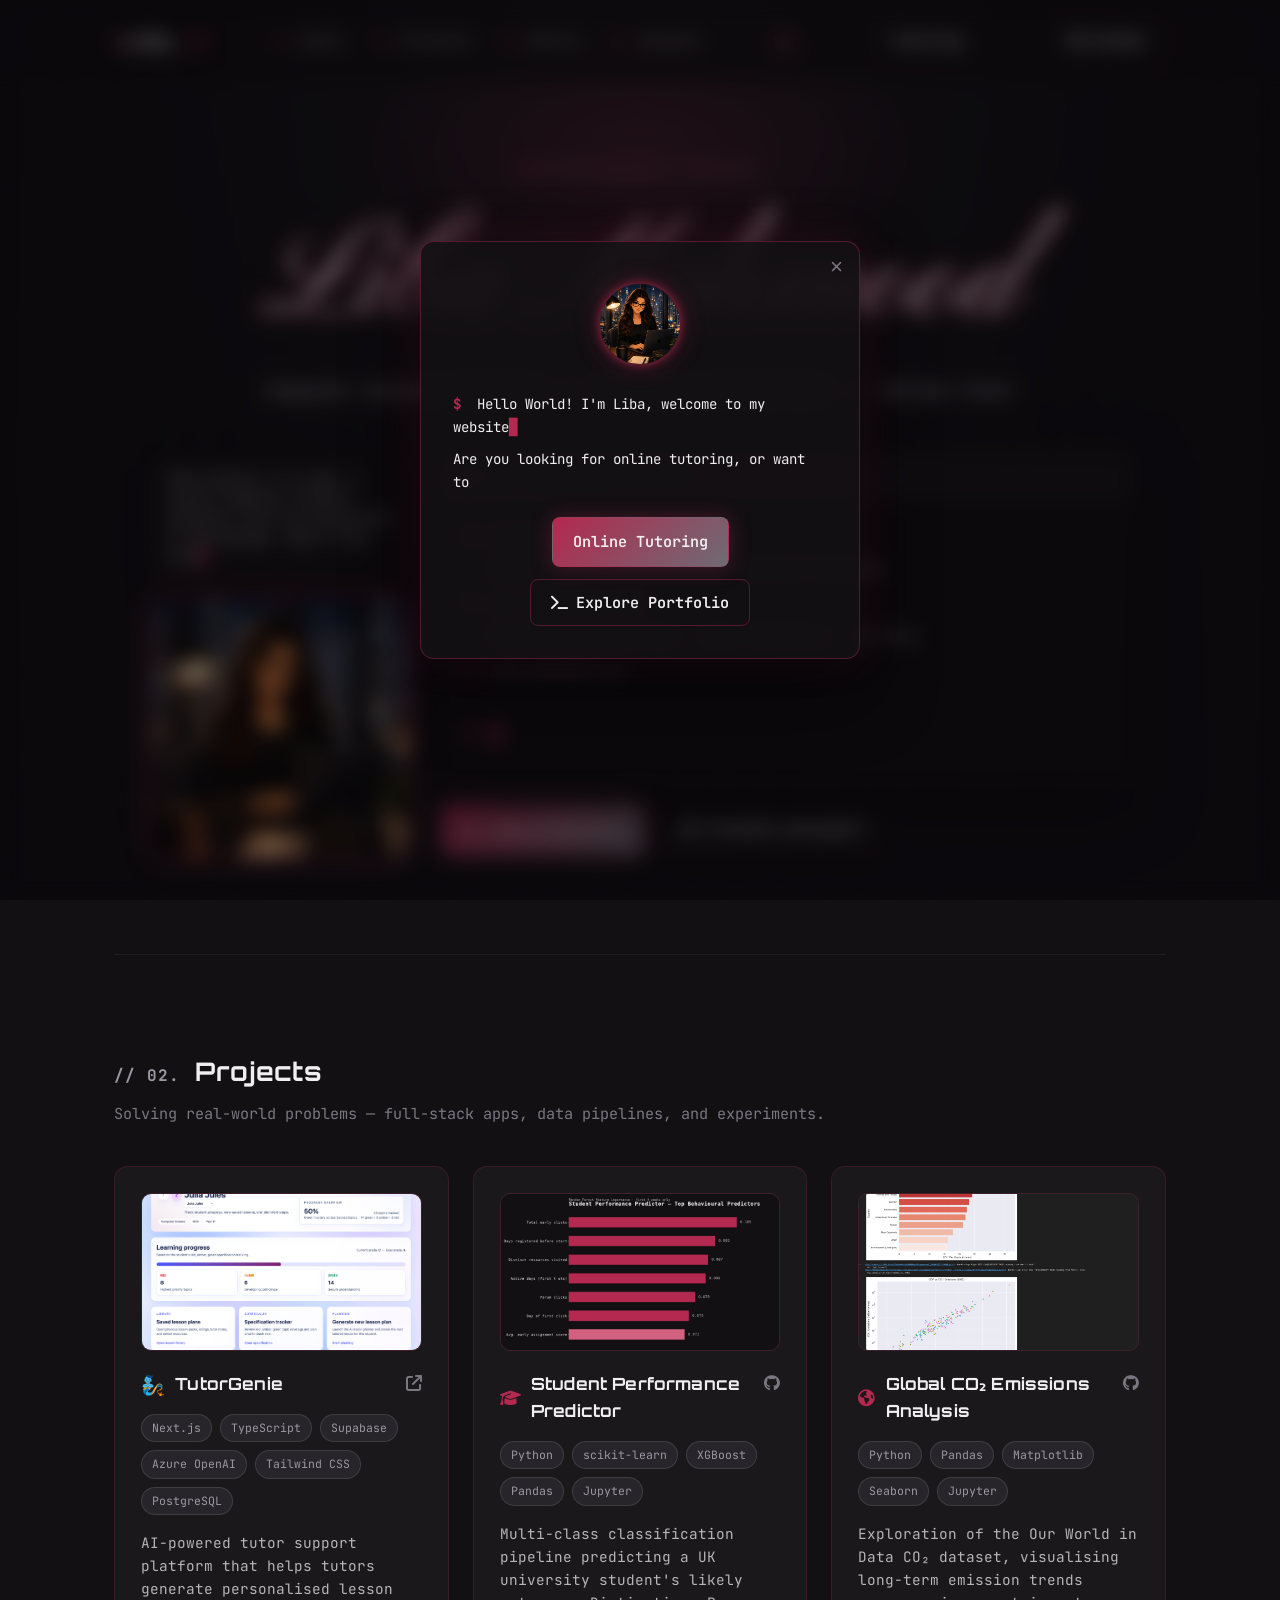
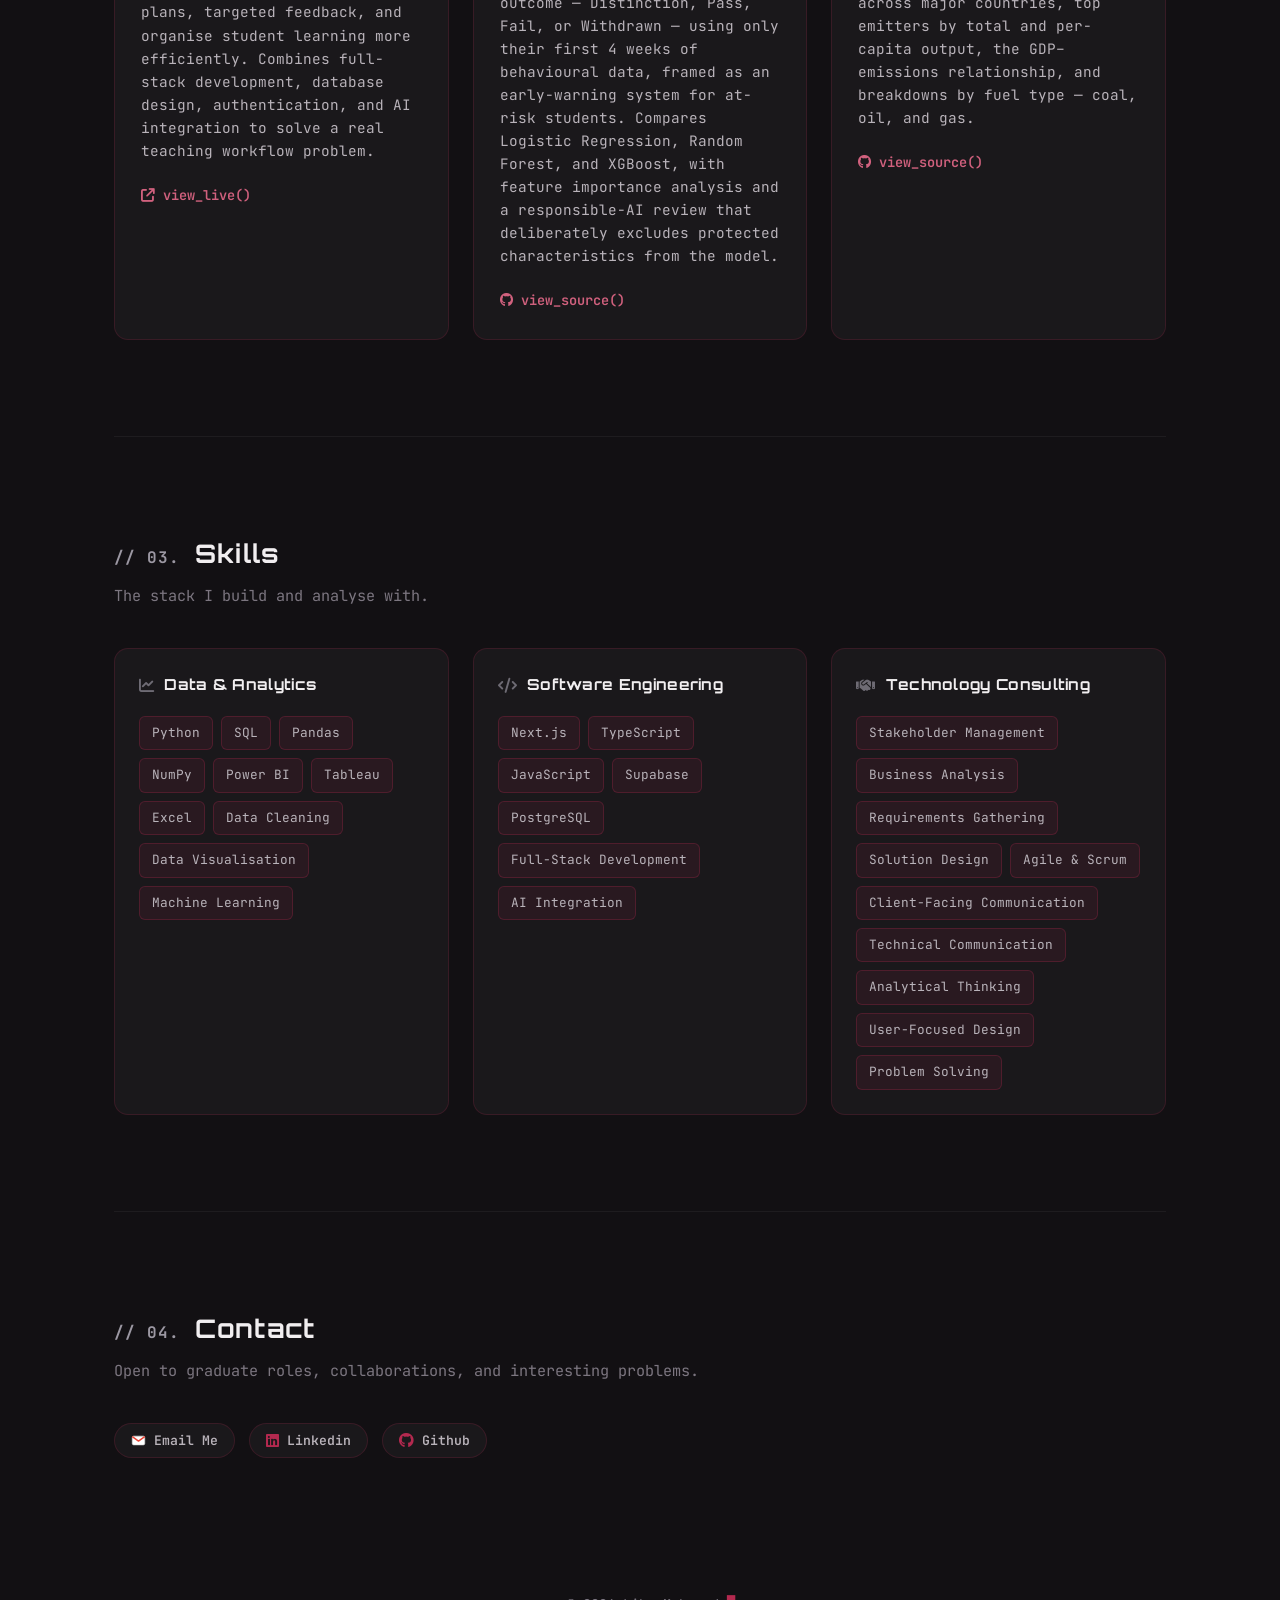
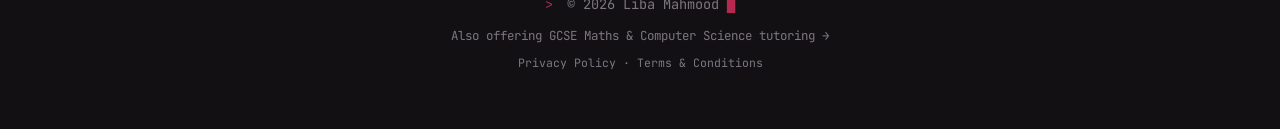
<file: index.html>
<!DOCTYPE html>
<html lang="en" data-theme="dark">
<head>
  <meta charset="UTF-8" />
  <meta name="viewport" content="width=device-width, initial-scale=1.0" />
  <title>Liba Mahmood | Computer Science &amp; Software Engineering</title>
  <meta name="description" content="Liba Mahmood — Computer Science Graduate, Technology Consultant &amp; Data Analyst. Portfolio of projects, skills, and contact." />
  <link rel="canonical" href="https://byliba.co/" />

  <meta property="og:type" content="website" />
  <meta property="og:site_name" content="Liba Mahmood" />
  <meta property="og:title" content="Liba Mahmood | Computer Science & Software Engineering" />
  <meta property="og:description" content="Computer Science Graduate, Technology Consultant & Data Analyst. Portfolio of projects, skills, and contact." />
  <meta property="og:url" content="https://byliba.co/" />
  <meta property="og:image" content="https://byliba.co/images/profile2.jpg" />
  <meta name="twitter:card" content="summary_large_image" />
  <meta name="twitter:title" content="Liba Mahmood | Computer Science & Software Engineering" />
  <meta name="twitter:description" content="Computer Science Graduate, Technology Consultant & Data Analyst. Portfolio of projects, skills, and contact." />
  <meta name="twitter:image" content="https://byliba.co/images/profile2.jpg" />

  <link rel="preconnect" href="https://fonts.googleapis.com">
  <link rel="preconnect" href="https://fonts.gstatic.com" crossorigin>
  <link href="https://fonts.googleapis.com/css2?family=Orbitron:wght@500;700;900&family=JetBrains+Mono:wght@400;500;600;700&family=Pinyon+Script&display=swap" rel="stylesheet" />
  <link rel="stylesheet" href="https://cdnjs.cloudflare.com/ajax/libs/font-awesome/6.4.0/css/all.min.css" />
  <link rel="stylesheet" href="styles.css?v=2" />
  <link rel="icon" href="/favicon.ico?v=3" type="image/x-icon" />
  <link rel="icon" href="/images/favicon-rose.svg?v=3" type="image/svg+xml" />
</head>
<body>

  <div class="welcome-modal" id="welcome-modal">
    <div class="welcome-modal-card">
      <button class="welcome-modal-close" id="welcome-modal-close" aria-label="Close">&times;</button>
      <img src="/images/profile2.jpg" alt="Liba Mahmood" class="welcome-modal-photo" />
      <div class="welcome-modal-text" id="welcome-modal-text">
        <p><span class="prompt">$</span> <span class="type-line" data-line="Hello World! I'm Liba, welcome to my website"></span><span class="cursor-blink">&#9608;</span></p>
        <p><span class="type-line" data-line="Are you looking for online tutoring, or want to explore my portfolio?"></span></p>
      </div>
      <div class="welcome-modal-actions">
        <a href="/tutoring/" class="btn-solid">Online Tutoring</a>
        <button class="btn-ghost" id="welcome-modal-portfolio" type="button"><i class="fas fa-terminal"></i> Explore Portfolio</button>
      </div>
    </div>
  </div>

  <canvas id="matrix-rain" aria-hidden="true"></canvas>
  <div class="scanlines" aria-hidden="true"></div>
  <div class="vignette" aria-hidden="true"></div>

  <header>
    <div class="header-inner">
      <a href="/tutoring/" class="logo" title="Switch to tutoring site">
        <span class="logo-bracket">&lt;</span>Liba<span class="logo-cursor">_</span><span class="logo-bracket">/&gt;</span>
      </a>

      <nav>
        <a href="#about" class="nav-link"><span class="nav-index">01.</span>About</a>
        <a href="#projects" class="nav-link"><span class="nav-index">02.</span>Projects</a>
        <a href="#skills" class="nav-link"><span class="nav-index">03.</span>Skills</a>
        <a href="#contact" class="nav-link"><span class="nav-index">04.</span>Contact</a>
      </nav>

      <button class="theme-toggle" id="theme-toggle" type="button" aria-label="Switch to light theme" aria-pressed="false">
        <i class="fas fa-moon" aria-hidden="true"></i>
      </button>

      <a class="btn-ghost header-cta header-cta--tutoring" href="/tutoring/">
        <span>Tutoring</span>
      </a>

      <a class="btn-ghost header-cta" href="https://github.com/Liba4M" target="_blank" rel="noopener">
        <i class="fab fa-github"></i> <span>GitHub</span>
      </a>
    </div>
  </header>

  <main id="top">
    <!-- ===== HERO / ABOUT ===== -->
    <section class="hero" id="about">
      <div class="hero-glow" aria-hidden="true"></div>

      <p class="eyebrow"><span class="dot"></span> SYSTEM ONLINE // WELCOME</p>

      <h1 class="glitch-heading cursive-name" data-text="Liba Mahmood">Liba Mahmood</h1>
      <h2 class="hero-subtitle">
        Computer Science Graduate <span class="sep">::</span> Technology Consultant <span class="sep">::</span> Online Tutor
      </h2>

      <div class="hero-row">
        <div class="hero-photo-wrap">
          <div class="speech-bubble">
            <p><span class="type-line" data-line="Hello World! I'm Liba: a recent Computer Science Graduate from the University of Birmingham. Apart from programming, I'm an Online Tutor with over 20 five-star reviews! On the side, I also enjoy oil painting and travelling."></span><span class="cursor-blink">&#9608;</span></p>
          </div>
          <div class="photo-frame">
            <div class="photo-fallback">
              <i class="fas fa-user-astronaut" aria-hidden="true"></i>
              <span>images/profile2.jpg</span>
            </div>
            <img id="profile-photo" src="/images/profile2.jpg" alt="Liba Mahmood" />
            <span class="frame-tag">// liba.exe</span>
          </div>
        </div>

        <div class="hero-terminal-col">
          <div class="terminal-window hero-terminal">
            <div class="terminal-titlebar">
              <span class="dot-group">
                <span class="tdot tdot-pink"></span>
                <span class="tdot tdot-violet"></span>
                <span class="tdot tdot-mute"></span>
              </span>
              <span class="terminal-title">liba@portfolio: ~ — zsh</span>
            </div>
            <div class="terminal-body" id="typed-terminal">
              <p><span class="prompt">$</span> whoami</p>
              <p class="type-line" data-line="Liba Mahmood — BSc Computer Science Graduate"></p>
              <p><span class="prompt">$</span> cat interests.txt</p>
              <p class="type-line" data-line="Technology Consulting · Data Analytics · AI Engineering · Cybersecurity"></p>
              <p><span class="prompt">$</span> cat mission.txt</p>
              <p class="type-line" data-line="Turning complex information into clear insight, and ideas into real-world solutions."></p>
              <p><span class="prompt">$</span> <span class="cursor-blink">&#9608;</span></p>
            </div>
          </div>

          <div class="hero-actions">
            <a href="#projects" class="btn-solid"><i class="fas fa-terminal"></i> view_projects()</a>
            <a href="#contact" class="btn-ghost"><i class="fas fa-satellite-dish"></i> transmit_message()</a>
          </div>
        </div>
      </div>
    </section>

    <!-- ===== PROJECTS ===== -->
    <section id="projects">
      <h2 class="section-heading"><span class="heading-index">// 02.</span> Projects</h2>
      <p class="section-sub">Solving real-world problems — full-stack apps, data pipelines, and experiments.</p>

      <div class="project-grid">

        <article class="project-card">
          <div class="project-media">
            <div class="project-media-fallback">
              <i class="fas fa-photo-film" aria-hidden="true"></i>
              <span>images/projects/tutorgenie.jpg</span>
            </div>
            <img class="project-media-img" src="/images/projects/tutorgenie.jpg" alt="TutorGenie preview" loading="lazy" />
          </div>
          <div class="project-card-top">
            <h3><span class="emoji-icon" aria-hidden="true">🧞</span> TutorGenie</h3>
            <a href="https://tutorgenie.vercel.app/" target="_blank" rel="noopener" class="card-icon-link" aria-label="View TutorGenie live site">
              <i class="fas fa-arrow-up-right-from-square"></i>
            </a>
          </div>
          <div class="tag-row">
            <span class="tag">Next.js</span>
            <span class="tag">TypeScript</span>
            <span class="tag">Supabase</span>
            <span class="tag">Azure OpenAI</span>
            <span class="tag">Tailwind CSS</span>
            <span class="tag">PostgreSQL</span>
          </div>
          <p class="project-desc">
            AI-powered tutor support platform that helps tutors generate personalised lesson plans, targeted feedback, and organise student learning more efficiently. Combines full-stack development, database design, authentication, and AI integration to solve a real teaching workflow problem.
          </p>
          <a class="project-link" href="https://tutorgenie.vercel.app/" target="_blank" rel="noopener">
            <i class="fas fa-arrow-up-right-from-square"></i> view_live()
          </a>
        </article>

        <article class="project-card">
          <div class="project-media">
            <div class="project-media-fallback">
              <i class="fas fa-photo-film" aria-hidden="true"></i>
              <span>images/projects/student-performance-predictor.jpg</span>
            </div>
            <img class="project-media-img" src="/images/projects/student-performance-predictor.jpg" alt="Student Performance Predictor preview" loading="lazy" />
          </div>
          <div class="project-card-top">
            <h3><i class="fas fa-graduation-cap"></i> Student Performance Predictor</h3>
            <a href="https://github.com/Liba4M/student-performance-predictor" target="_blank" rel="noopener" class="card-icon-link" aria-label="View source on GitHub">
              <i class="fab fa-github"></i>
            </a>
          </div>
          <div class="tag-row">
            <span class="tag">Python</span>
            <span class="tag">scikit-learn</span>
            <span class="tag">XGBoost</span>
            <span class="tag">Pandas</span>
            <span class="tag">Jupyter</span>
          </div>
          <p class="project-desc">
            Multi-class classification pipeline predicting a UK university student's likely outcome — Distinction, Pass, Fail, or Withdrawn — using only their first 4 weeks of behavioural data, framed as an early-warning system for at-risk students. Compares Logistic Regression, Random Forest, and XGBoost, with feature importance analysis and a responsible-AI review that deliberately excludes protected characteristics from the model.
          </p>
          <a class="project-link" href="https://github.com/Liba4M/student-performance-predictor" target="_blank" rel="noopener">
            <i class="fab fa-github"></i> view_source()
          </a>
        </article>

        <article class="project-card">
          <div class="project-media">
            <div class="project-media-fallback">
              <i class="fas fa-photo-film" aria-hidden="true"></i>
              <span>images/projects/co2-emissions.jpg</span>
            </div>
            <img class="project-media-img" src="/images/projects/co2-emissions.jpg" alt="Global CO2 Emissions Analysis preview" loading="lazy" />
          </div>
          <div class="project-card-top">
            <h3><i class="fas fa-earth-americas"></i> Global CO&#8322; Emissions Analysis</h3>
            <a href="https://github.com/Liba4M/co2-emissions-visualisation" target="_blank" rel="noopener" class="card-icon-link" aria-label="View source on GitHub">
              <i class="fab fa-github"></i>
            </a>
          </div>
          <div class="tag-row">
            <span class="tag">Python</span>
            <span class="tag">Pandas</span>
            <span class="tag">Matplotlib</span>
            <span class="tag">Seaborn</span>
            <span class="tag">Jupyter</span>
          </div>
          <p class="project-desc">
            Exploration of the Our World in Data CO&#8322; dataset, visualising long-term emission trends across major countries, top emitters by total and per-capita output, the GDP–emissions relationship, and breakdowns by fuel type — coal, oil, and gas.
          </p>
          <a class="project-link" href="https://github.com/Liba4M/co2-emissions-visualisation" target="_blank" rel="noopener">
            <i class="fab fa-github"></i> view_source()
          </a>
        </article>

      </div>
    </section>

    <!-- ===== SKILLS ===== -->
    <section id="skills">
      <h2 class="section-heading"><span class="heading-index">// 03.</span> Skills</h2>
      <p class="section-sub">The stack I build and analyse with.</p>

      <div class="skills-grid">
        <div class="skill-block">
          <h3 class="skill-block-title"><i class="fas fa-chart-line"></i> Data &amp; Analytics</h3>
          <ul class="skill-tags">
            <li>Python</li>
            <li>SQL</li>
            <li>Pandas</li>
            <li>NumPy</li>
            <li>Power BI</li>
            <li>Tableau</li>
            <li>Excel</li>
            <li>Data Cleaning</li>
            <li>Data Visualisation</li>
            <li>Machine Learning</li>
          </ul>
        </div>

        <div class="skill-block">
          <h3 class="skill-block-title"><i class="fas fa-code"></i> Software Engineering</h3>
          <ul class="skill-tags">
            <li>Next.js</li>
            <li>TypeScript</li>
            <li>JavaScript</li>
            <li>Supabase</li>
            <li>PostgreSQL</li>
            <li>Full-Stack Development</li>
            <li>AI Integration</li>
          </ul>
        </div>

        <div class="skill-block">
          <h3 class="skill-block-title"><i class="fas fa-handshake"></i> Technology Consulting</h3>
          <ul class="skill-tags">
            <li>Stakeholder Management</li>
            <li>Business Analysis</li>
            <li>Requirements Gathering</li>
            <li>Solution Design</li>
            <li>Agile &amp; Scrum</li>
            <li>Client-Facing Communication</li>
            <li>Technical Communication</li>
            <li>Analytical Thinking</li>
            <li>User-Focused Design</li>
            <li>Problem Solving</li>
          </ul>
        </div>
      </div>
    </section>

    <!-- ===== CONTACT ===== -->
    <section id="contact">
      <h2 class="section-heading"><span class="heading-index">// 04.</span> Contact</h2>
      <p class="section-sub">Open to graduate roles, collaborations, and interesting problems.</p>

      <div class="contact-grid">
        <a class="contact-card" href="https://mail.google.com/mail/?view=cm&fs=1&to=libam1714@gmail.com&su=Portfolio%20Enquiry" target="_blank" rel="noopener">
          <svg class="icon-gmail" viewBox="0 0 24 24" aria-hidden="true">
            <rect x="2" y="5" width="20" height="14" rx="2.2" fill="#fff" stroke="#d8d8d8" stroke-width="1"/>
            <path d="M2.6 6.3 12 13 21.4 6.3" fill="none" stroke="#EA4335" stroke-width="2.3" stroke-linecap="round" stroke-linejoin="round"/>
          </svg>
          <span>Email Me</span>
        </a>
        <a class="contact-card" href="https://www.linkedin.com/in/liba-mahmood" target="_blank" rel="noopener">
          <i class="fab fa-linkedin"></i>
          <span>Linkedin</span>
        </a>
        <a class="contact-card" href="https://github.com/Liba4M" target="_blank" rel="noopener">
          <i class="fab fa-github"></i>
          <span>Github</span>
        </a>
      </div>
    </section>
  </main>

  <footer>
    <p><span class="prompt">&gt;</span> © 2026 Liba Mahmood <span class="cursor-blink">&#9608;</span></p>
    <p class="footer-sub"><a href="/tutoring/">Also offering GCSE Maths &amp; Computer Science tutoring →</a></p>
    <p class="footer-legal-links"><a href="/privacy/">Privacy Policy</a> · <a href="/terms/">Terms &amp; Conditions</a></p>
  </footer>

  <script src="scripts.js?v=2"></script>
</body>
</html>
</file>
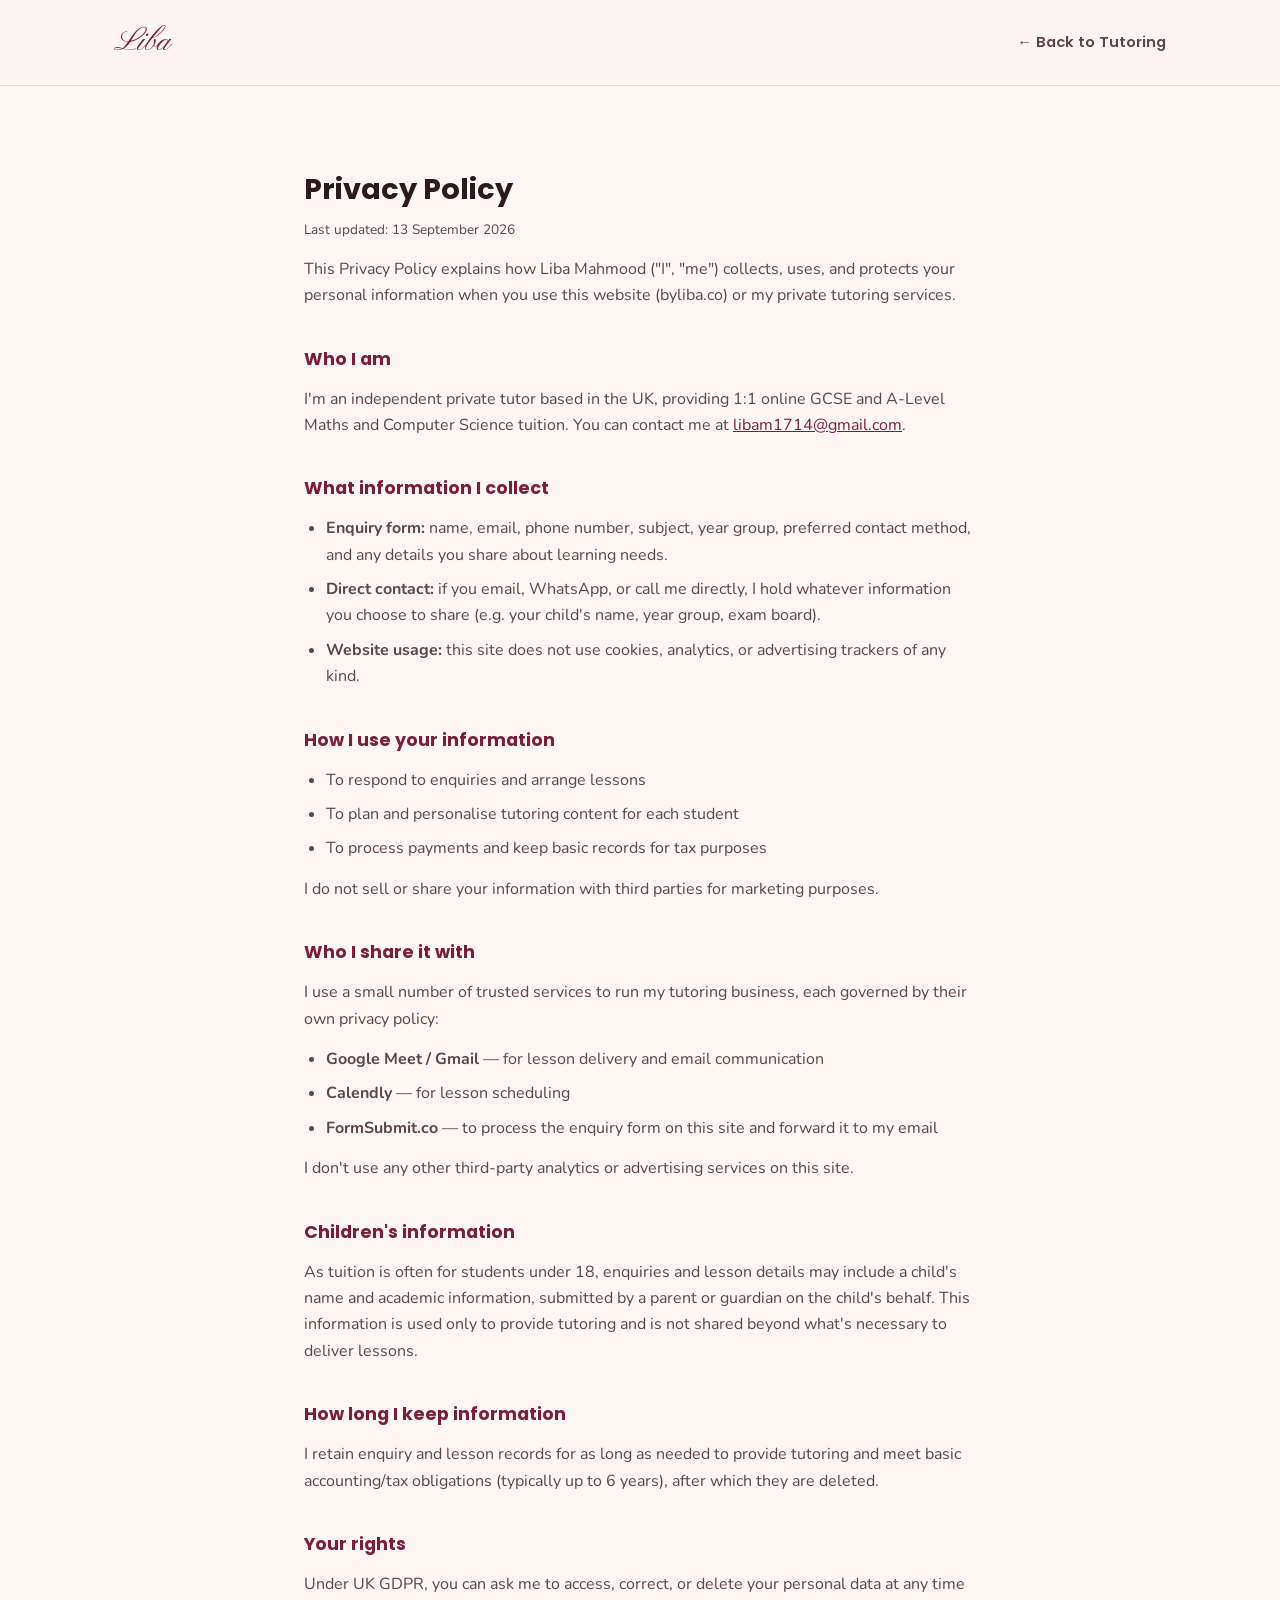
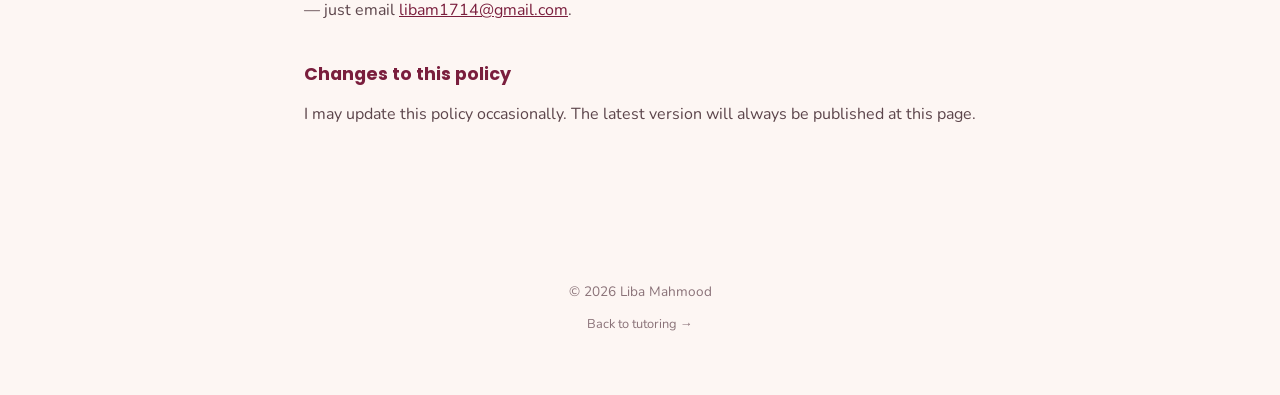
<file: privacy/index.html>
<!DOCTYPE html>
<html lang="en">
<head>
  <meta charset="UTF-8" />
  <meta name="viewport" content="width=device-width, initial-scale=1.0" />
  <title>Privacy Policy | Liba Mahmood</title>
  <meta name="description" content="Privacy Policy for byliba.co and Liba Mahmood's private tutoring services." />
  <meta name="robots" content="noindex, follow" />
  <link rel="canonical" href="https://byliba.co/privacy/" />

  <link rel="preconnect" href="https://fonts.googleapis.com">
  <link rel="preconnect" href="https://fonts.gstatic.com" crossorigin>
  <link href="https://fonts.googleapis.com/css2?family=Pinyon+Script&family=Poppins:wght@500;600;700&family=Nunito:wght@400;500;600;700&display=swap" rel="stylesheet" />
  <link rel="stylesheet" href="https://cdnjs.cloudflare.com/ajax/libs/font-awesome/6.4.0/css/all.min.css" />
  <link rel="stylesheet" href="/tutoring/styles.css?v=2" />
  <link rel="icon" href="/favicon.ico?v=3" type="image/x-icon" />
  <link rel="icon" href="/images/favicon-rose.svg?v=3" type="image/svg+xml" />
</head>
<body>

  <header>
    <div class="header-inner">
      <a href="/" class="logo" title="Back to tech portfolio">Liba</a>
      <a href="/tutoring/" class="nav-link legal-back-link">← Back to Tutoring</a>
    </div>
  </header>

  <main id="top">
    <section class="legal-page">
      <h1 class="section-heading">Privacy Policy</h1>
      <p class="legal-updated">Last updated: 13 September 2026</p>

      <p>This Privacy Policy explains how Liba Mahmood ("I", "me") collects, uses, and protects your personal information when you use this website (byliba.co) or my private tutoring services.</p>

      <h2>Who I am</h2>
      <p>I'm an independent private tutor based in the UK, providing 1:1 online GCSE and A-Level Maths and Computer Science tuition. You can contact me at <a href="mailto:libam1714@gmail.com">libam1714@gmail.com</a>.</p>

      <h2>What information I collect</h2>
      <ul>
        <li><strong>Enquiry form:</strong> name, email, phone number, subject, year group, preferred contact method, and any details you share about learning needs.</li>
        <li><strong>Direct contact:</strong> if you email, WhatsApp, or call me directly, I hold whatever information you choose to share (e.g. your child's name, year group, exam board).</li>
        <li><strong>Website usage:</strong> this site does not use cookies, analytics, or advertising trackers of any kind.</li>
      </ul>

      <h2>How I use your information</h2>
      <ul>
        <li>To respond to enquiries and arrange lessons</li>
        <li>To plan and personalise tutoring content for each student</li>
        <li>To process payments and keep basic records for tax purposes</li>
      </ul>
      <p>I do not sell or share your information with third parties for marketing purposes.</p>

      <h2>Who I share it with</h2>
      <p>I use a small number of trusted services to run my tutoring business, each governed by their own privacy policy:</p>
      <ul>
        <li><strong>Google Meet / Gmail</strong> — for lesson delivery and email communication</li>
        <li><strong>Calendly</strong> — for lesson scheduling</li>
        <li><strong>FormSubmit.co</strong> — to process the enquiry form on this site and forward it to my email</li>
      </ul>
      <p>I don't use any other third-party analytics or advertising services on this site.</p>

      <h2>Children's information</h2>
      <p>As tuition is often for students under 18, enquiries and lesson details may include a child's name and academic information, submitted by a parent or guardian on the child's behalf. This information is used only to provide tutoring and is not shared beyond what's necessary to deliver lessons.</p>

      <h2>How long I keep information</h2>
      <p>I retain enquiry and lesson records for as long as needed to provide tutoring and meet basic accounting/tax obligations (typically up to 6 years), after which they are deleted.</p>

      <h2>Your rights</h2>
      <p>Under UK GDPR, you can ask me to access, correct, or delete your personal data at any time — just email <a href="mailto:libam1714@gmail.com">libam1714@gmail.com</a>.</p>

      <h2>Changes to this policy</h2>
      <p>I may update this policy occasionally. The latest version will always be published at this page.</p>
    </section>
  </main>

  <footer>
    <p>© 2026 Liba Mahmood</p>
    <p class="footer-sub"><a href="/tutoring/">Back to tutoring →</a></p>
  </footer>

</body>
</html>
</file>
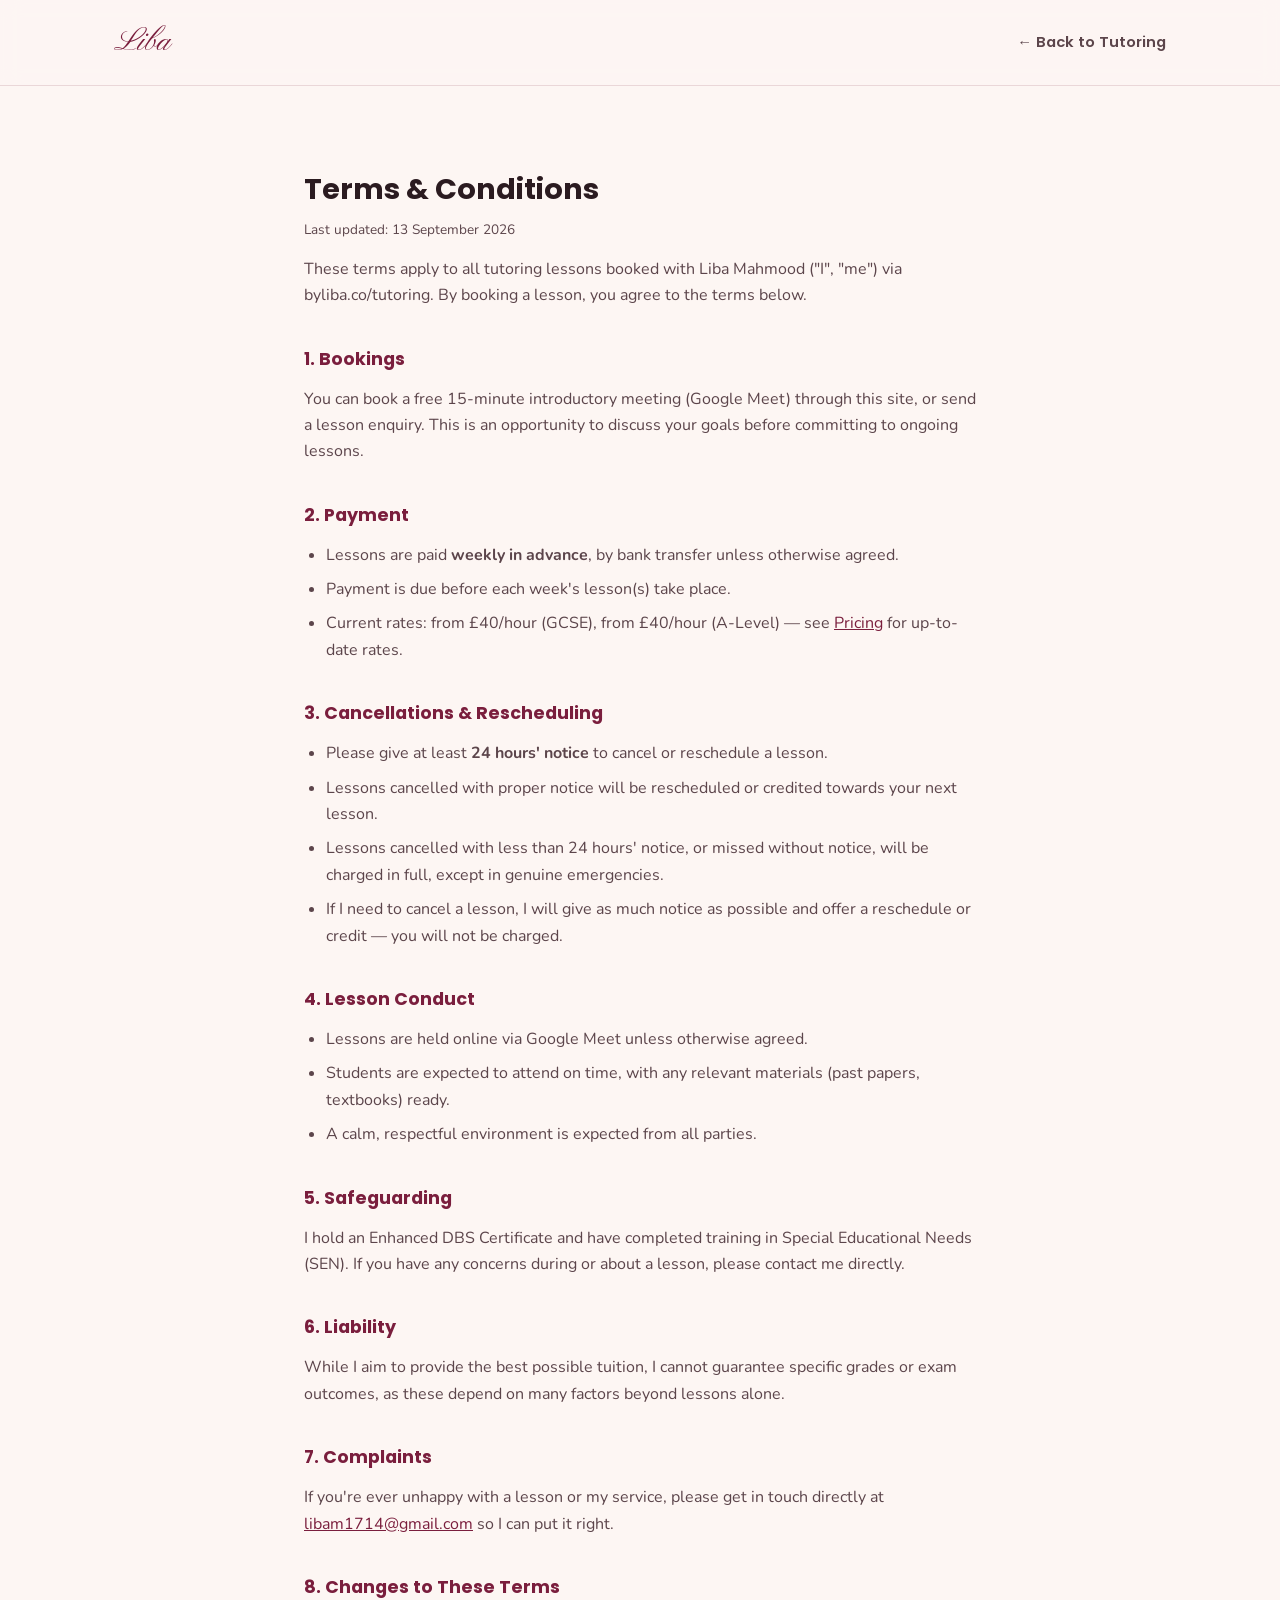
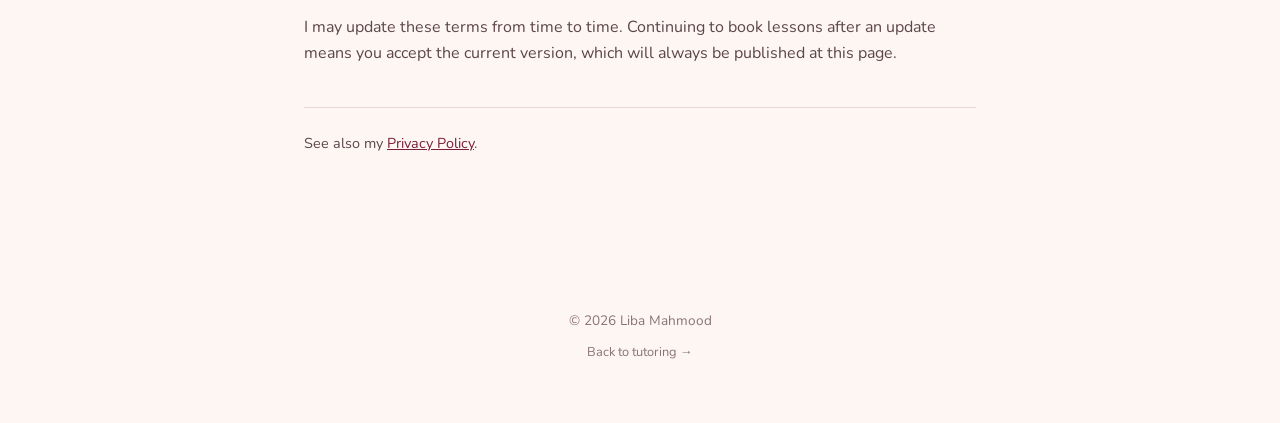
<file: terms/index.html>
<!DOCTYPE html>
<html lang="en">
<head>
  <meta charset="UTF-8" />
  <meta name="viewport" content="width=device-width, initial-scale=1.0" />
  <title>Terms &amp; Conditions | Liba Mahmood Tutoring</title>
  <meta name="description" content="Terms and Conditions for Liba Mahmood's private GCSE and A-Level tutoring services, including booking, payment, and cancellation policy." />
  <meta name="robots" content="noindex, follow" />
  <link rel="canonical" href="https://byliba.co/terms/" />

  <link rel="preconnect" href="https://fonts.googleapis.com">
  <link rel="preconnect" href="https://fonts.gstatic.com" crossorigin>
  <link href="https://fonts.googleapis.com/css2?family=Pinyon+Script&family=Poppins:wght@500;600;700&family=Nunito:wght@400;500;600;700&display=swap" rel="stylesheet" />
  <link rel="stylesheet" href="https://cdnjs.cloudflare.com/ajax/libs/font-awesome/6.4.0/css/all.min.css" />
  <link rel="stylesheet" href="/tutoring/styles.css?v=2" />
  <link rel="icon" href="/favicon.ico?v=3" type="image/x-icon" />
  <link rel="icon" href="/images/favicon-rose.svg?v=3" type="image/svg+xml" />
</head>
<body>

  <header>
    <div class="header-inner">
      <a href="/" class="logo" title="Back to tech portfolio">Liba</a>
      <a href="/tutoring/" class="nav-link legal-back-link">← Back to Tutoring</a>
    </div>
  </header>

  <main id="top">
    <section class="legal-page">
      <h1 class="section-heading">Terms &amp; Conditions</h1>
      <p class="legal-updated">Last updated: 13 September 2026</p>

      <p>These terms apply to all tutoring lessons booked with Liba Mahmood ("I", "me") via byliba.co/tutoring. By booking a lesson, you agree to the terms below.</p>

      <h2>1. Bookings</h2>
      <p>You can book a free 15-minute introductory meeting (Google Meet) through this site, or send a lesson enquiry. This is an opportunity to discuss your goals before committing to ongoing lessons.</p>

      <h2>2. Payment</h2>
      <ul>
        <li>Lessons are paid <strong>weekly in advance</strong>, by bank transfer unless otherwise agreed.</li>
        <li>Payment is due before each week's lesson(s) take place.</li>
        <li>Current rates: from £40/hour (GCSE), from £40/hour (A-Level) — see <a href="/tutoring/#pricing">Pricing</a> for up-to-date rates.</li>
      </ul>

      <h2>3. Cancellations &amp; Rescheduling</h2>
      <ul>
        <li>Please give at least <strong>24 hours' notice</strong> to cancel or reschedule a lesson.</li>
        <li>Lessons cancelled with proper notice will be rescheduled or credited towards your next lesson.</li>
        <li>Lessons cancelled with less than 24 hours' notice, or missed without notice, will be charged in full, except in genuine emergencies.</li>
        <li>If I need to cancel a lesson, I will give as much notice as possible and offer a reschedule or credit — you will not be charged.</li>
      </ul>

      <h2>4. Lesson Conduct</h2>
      <ul>
        <li>Lessons are held online via Google Meet unless otherwise agreed.</li>
        <li>Students are expected to attend on time, with any relevant materials (past papers, textbooks) ready.</li>
        <li>A calm, respectful environment is expected from all parties.</li>
      </ul>

      <h2>5. Safeguarding</h2>
      <p>I hold an Enhanced DBS Certificate and have completed training in Special Educational Needs (SEN). If you have any concerns during or about a lesson, please contact me directly.</p>

      <h2>6. Liability</h2>
      <p>While I aim to provide the best possible tuition, I cannot guarantee specific grades or exam outcomes, as these depend on many factors beyond lessons alone.</p>

      <h2>7. Complaints</h2>
      <p>If you're ever unhappy with a lesson or my service, please get in touch directly at <a href="mailto:libam1714@gmail.com">libam1714@gmail.com</a> so I can put it right.</p>

      <h2>8. Changes to These Terms</h2>
      <p>I may update these terms from time to time. Continuing to book lessons after an update means you accept the current version, which will always be published at this page.</p>

      <p class="legal-note">See also my <a href="/privacy/">Privacy Policy</a>.</p>
    </section>
  </main>

  <footer>
    <p>© 2026 Liba Mahmood</p>
    <p class="footer-sub"><a href="/tutoring/">Back to tutoring →</a></p>
  </footer>

</body>
</html>
</file>
<file: styles.css>
/* =========================================================
   LIBA MAHMOOD — PORTFOLIO
   Theme: dark hacker-sci-fi, burgundy + charcoal grey
   ========================================================= */

:root {
  --bg: #121013;
  --bg-alt: #1a1719;
  --surface: rgba(255, 255, 255, 0.035);
  --surface-strong: rgba(255, 255, 255, 0.06);
  --border: rgba(179, 41, 79, 0.2);
  --border-strong: rgba(179, 41, 79, 0.42);

  --pink: #b3294f;
  --pink-soft: #d1617e;
  --violet: #6e6b74;
  --violet-soft: #9c98a3;

  --text: #f1eef0;
  --text-dim: #b9b3ba;
  --text-mute: #7c7680;

  --font-display: 'Orbitron', sans-serif;
  --font-mono: 'JetBrains Mono', monospace;
  --font-cursive: 'Pinyon Script', cursive;

  --glow-pink: 0 0 8px rgba(179, 41, 79, 0.55), 0 0 24px rgba(179, 41, 79, 0.28);
  --glow-violet: 0 0 8px rgba(110, 107, 116, 0.5), 0 0 24px rgba(110, 107, 116, 0.22);

  --bubble-bg: rgba(22, 19, 21, 0.88);

  --radius: 14px;
}

/* ---------- pastel light theme ---------- */

[data-theme='light'] {
  --bg: #fdf4fa;
  --bg-alt: #fbe9f6;
  --surface: rgba(198, 88, 158, 0.05);
  --surface-strong: rgba(198, 88, 158, 0.09);
  --border: rgba(214, 64, 148, 0.18);
  --border-strong: rgba(214, 64, 148, 0.38);

  --pink: #e94f9e;
  --pink-soft: #d6408f;
  --violet: #9457d1;
  --violet-soft: #7d3fc0;

  --text: #3a2249;
  --text-dim: #6b4d7a;
  --text-mute: #9c86a8;

  --glow-pink: 0 0 6px rgba(233, 79, 158, 0.3), 0 0 16px rgba(233, 79, 158, 0.15);
  --glow-violet: 0 0 6px rgba(148, 87, 209, 0.3), 0 0 16px rgba(148, 87, 209, 0.15);

  --bubble-bg: rgba(255, 255, 255, 0.88);
}

[data-theme='light'] body {
  background: linear-gradient(180deg, #fff9fd 0%, #fdf4fa 40%, #fbeaf5 100%);
}

[data-theme='light'] #matrix-rain,
[data-theme='light'] .scanlines {
  display: none;
}

[data-theme='light'] .vignette {
  background:
    radial-gradient(ellipse at 50% 0%, rgba(233, 150, 200, 0.25), transparent 55%),
    radial-gradient(ellipse at 50% 100%, rgba(255, 255, 255, 0.5), transparent 40%);
}

[data-theme='light'] header {
  background: rgba(255, 249, 253, 0.8);
}

[data-theme='light'] .hero-glow {
  background: radial-gradient(ellipse, rgba(233, 79, 158, 0.16), transparent 70%);
}

[data-theme='light'] .glitch-heading.cursive-name {
  text-shadow: 0 0 14px rgba(233, 79, 158, 0.25);
}

[data-theme='light'] .terminal-window {
  background: rgba(255, 255, 255, 0.82);
  box-shadow: 0 20px 50px rgba(190, 110, 160, 0.16), 0 0 30px rgba(148, 87, 209, 0.06);
}

[data-theme='light'] .btn-solid {
  color: #fff9fd;
}

[data-theme='light'] ::selection {
  background: var(--pink);
  color: #fff9fd;
}

[data-theme='light'] .btn-solid {
  box-shadow: 0 0 20px rgba(255, 63, 176, 0.35);
}

[data-theme='light'] .btn-solid:hover {
  box-shadow: 0 0 30px rgba(255, 63, 176, 0.55);
}

[data-theme='light'] .project-card:hover {
  box-shadow: 0 20px 40px rgba(0, 0, 0, 0.12), 0 0 30px rgba(255, 63, 176, 0.12);
}

[data-theme='light'] .tag {
  background: rgba(168, 85, 255, 0.12);
  border-color: rgba(168, 85, 255, 0.3);
}

[data-theme='light'] .skill-tags li {
  background: rgba(255, 63, 176, 0.08);
  border-color: rgba(255, 63, 176, 0.22);
}

[data-theme='light'] .skill-tags li:hover {
  background: rgba(255, 63, 176, 0.14);
}

[data-theme='light'] .contact-card:hover {
  box-shadow: 0 0 24px rgba(255, 63, 176, 0.15);
}

* {
  margin: 0;
  padding: 0;
  box-sizing: border-box;
}

html {
  scroll-behavior: smooth;
  scroll-padding-top: 110px;
}

body {
  background: var(--bg);
  color: var(--text);
  font-family: var(--font-mono);
  line-height: 1.6;
  min-height: 100vh;
  position: relative;
  overflow-x: hidden;
}

::selection {
  background: var(--pink);
  color: #f5eef0;
}

/* ---------- background fx ---------- */

#matrix-rain {
  position: fixed;
  inset: 0;
  width: 100%;
  height: 100%;
  z-index: -3;
  opacity: 0.5;
}

.scanlines {
  position: fixed;
  inset: 0;
  z-index: -2;
  pointer-events: none;
  background: repeating-linear-gradient(
    to bottom,
    rgba(255, 255, 255, 0.02) 0px,
    rgba(255, 255, 255, 0.02) 1px,
    transparent 2px,
    transparent 4px
  );
  mix-blend-mode: overlay;
}

.vignette {
  position: fixed;
  inset: 0;
  z-index: -1;
  pointer-events: none;
  background:
    radial-gradient(ellipse at 50% 0%, rgba(110, 107, 116, 0.14), transparent 55%),
    radial-gradient(ellipse at 50% 100%, rgba(18, 16, 19, 0.9), transparent 40%),
    radial-gradient(ellipse at 50% 50%, transparent 40%, rgba(18, 16, 19, 0.85) 100%);
}

/* ---------- header / nav ---------- */

header {
  position: sticky;
  top: 0;
  z-index: 100;
  background: rgba(18, 16, 19, 0.72);
  backdrop-filter: blur(14px);
  -webkit-backdrop-filter: blur(14px);
  border-bottom: 1px solid var(--border);
}

.header-inner {
  max-width: 1100px;
  margin: 0 auto;
  padding: 16px 24px;
  display: flex;
  align-items: center;
  justify-content: space-between;
  gap: 16px;
}

.logo {
  font-family: var(--font-display);
  font-weight: 700;
  font-size: 1.15rem;
  letter-spacing: 0.05em;
  color: var(--text);
  text-decoration: none;
  white-space: nowrap;
}

.logo-bracket {
  color: var(--pink);
  text-shadow: var(--glow-pink);
}

.logo-cursor {
  color: var(--violet);
  animation: blink 1.1s steps(1) infinite;
}

nav {
  display: flex;
  gap: 28px;
  flex-wrap: wrap;
  justify-content: center;
}

.nav-link {
  font-family: var(--font-mono);
  font-size: 0.92rem;
  text-decoration: none;
  color: var(--text-dim);
  transition: color 0.25s ease, text-shadow 0.25s ease;
  position: relative;
}

.nav-index {
  color: var(--pink);
  margin-right: 4px;
  font-size: 0.8rem;
}

.nav-link:hover {
  color: var(--text);
  text-shadow: var(--glow-violet);
}

.header-cta {
  font-size: 0.85rem;
  padding: 8px 14px;
}

.theme-toggle {
  display: inline-flex;
  align-items: center;
  justify-content: center;
  width: 38px;
  height: 38px;
  border-radius: 50%;
  background: transparent;
  border: 1px solid var(--border-strong);
  color: var(--pink-soft);
  font-size: 0.95rem;
  cursor: pointer;
  transition: transform 0.2s ease, border-color 0.2s ease, box-shadow 0.2s ease, color 0.2s ease;
  flex-shrink: 0;
}

.theme-toggle:hover {
  transform: translateY(-2px) rotate(15deg);
  border-color: var(--pink);
  box-shadow: var(--glow-pink);
}

/* ---------- buttons ---------- */

.btn-solid,
.btn-ghost {
  display: inline-flex;
  align-items: center;
  gap: 8px;
  font-family: var(--font-mono);
  font-weight: 600;
  font-size: 0.95rem;
  text-decoration: none;
  padding: 12px 20px;
  border-radius: 8px;
  transition: transform 0.2s ease, box-shadow 0.2s ease, background 0.2s ease, color 0.2s ease;
  cursor: pointer;
  white-space: nowrap;
}

.btn-solid {
  background: linear-gradient(135deg, var(--pink), var(--violet));
  color: #f5eef0;
  border: 1px solid transparent;
  box-shadow: 0 0 20px rgba(179, 41, 79, 0.35);
}

.btn-solid:hover {
  transform: translateY(-2px);
  box-shadow: 0 0 30px rgba(179, 41, 79, 0.55);
}

.btn-ghost {
  background: transparent;
  color: var(--text);
  border: 1px solid var(--border-strong);
}

.btn-ghost:hover {
  transform: translateY(-2px);
  border-color: var(--pink);
  color: var(--pink-soft);
  box-shadow: var(--glow-pink);
}

/* ---------- layout ---------- */

main {
  max-width: 1100px;
  margin: 0 auto;
  padding: 0 24px;
}

section {
  padding: 96px 0;
  border-bottom: 1px solid rgba(255, 255, 255, 0.05);
}

#contact {
  border-bottom: none;
}

.section-heading {
  font-family: var(--font-display);
  font-size: 1.6rem;
  letter-spacing: 0.04em;
  color: var(--text);
  margin-bottom: 10px;
}

.heading-index {
  color: var(--violet-soft);
  font-family: var(--font-mono);
  font-size: 1rem;
  margin-right: 6px;
}

.section-sub {
  color: var(--text-mute);
  margin-bottom: 40px;
  font-size: 0.95rem;
}

/* ---------- hero ---------- */

.hero {
  padding-top: 72px;
  padding-bottom: 96px;
  text-align: center;
  position: relative;
  border-bottom: 1px solid rgba(255, 255, 255, 0.05);
}

.hero-glow {
  position: absolute;
  top: -80px;
  left: 50%;
  transform: translateX(-50%);
  width: 600px;
  height: 300px;
  background: radial-gradient(ellipse, rgba(179, 41, 79, 0.24), transparent 70%);
  filter: blur(10px);
  z-index: -1;
  pointer-events: none;
}

.eyebrow {
  display: inline-flex;
  align-items: center;
  gap: 8px;
  font-size: 0.78rem;
  letter-spacing: 0.18em;
  text-transform: uppercase;
  color: var(--pink-soft);
  margin-bottom: 24px;
}

.eyebrow .dot {
  width: 7px;
  height: 7px;
  border-radius: 50%;
  background: var(--pink);
  box-shadow: 0 0 8px var(--pink), 0 0 16px var(--pink);
  animation: pulse 1.6s ease-in-out infinite;
}

.glitch-heading.cursive-name {
  font-family: var(--font-cursive);
  font-weight: 400;
  font-size: clamp(4.4rem, 15vw, 8.5rem);
  letter-spacing: 0;
  line-height: 1.15;
  color: var(--text);
  position: relative;
  text-shadow: 0 0 18px rgba(179, 41, 79, 0.4);
  margin-bottom: 16px;
}

.glitch-heading::before,
.glitch-heading::after {
  content: attr(data-text);
  position: absolute;
  inset: 0;
  clip-path: inset(0 0 0 0);
}

.glitch-heading::before {
  color: var(--pink);
  z-index: -1;
  animation: glitch-shift-1 6s infinite steps(1);
}

.glitch-heading::after {
  color: var(--violet);
  z-index: -1;
  animation: glitch-shift-2 6s infinite steps(1);
}

.hero-subtitle {
  font-family: var(--font-mono);
  font-weight: 500;
  font-size: clamp(0.95rem, 2.4vw, 1.15rem);
  color: var(--text-dim);
  margin-bottom: 48px;
}

.hero-subtitle .sep {
  color: var(--violet-soft);
  margin: 0 6px;
}

.hero-actions {
  display: flex;
  gap: 16px;
  justify-content: flex-start;
  flex-wrap: wrap;
  margin-top: 20px;
}

/* ---------- hero row: photo + terminal ---------- */

.hero-row {
  display: flex;
  align-items: flex-start;
  justify-content: center;
  gap: 32px;
  max-width: 980px;
  margin: 0 auto;
  flex-wrap: wrap;
}

.hero-terminal-col {
  flex: 1 1 460px;
  display: flex;
  flex-direction: column;
}

.hero-terminal-col .hero-terminal {
  margin: 0;
  width: 100%;
}

.hero-photo-wrap {
  flex: 0 0 260px;
  display: flex;
  flex-direction: column;
  align-items: center;
  gap: 16px;
  padding-top: 8px;
  text-align: left;
}

.speech-bubble {
  position: relative;
  width: 100%;
  box-sizing: border-box;
  min-height: 90px;
  background: var(--bubble-bg);
  border: 1px solid var(--border);
  border-radius: 16px;
  padding: 6px 16px 14px;
  font-size: 0.82rem;
  line-height: 1.5;
  color: var(--text-dim);
  box-shadow: 0 10px 30px rgba(0, 0, 0, 0.25);
}

.speech-bubble p {
  margin: 0;
}

.speech-bubble .type-line {
  padding-left: 0;
}

.speech-bubble::after {
  content: '';
  position: absolute;
  bottom: -8px;
  left: 50%;
  transform: translateX(-50%) rotate(45deg);
  width: 16px;
  height: 16px;
  background: var(--bubble-bg);
  border-right: 1px solid var(--border);
  border-bottom: 1px solid var(--border);
}

.photo-frame {
  position: relative;
  width: 260px;
  height: 260px;
  border-radius: 16px;
  overflow: hidden;
  border: 1px solid var(--border-strong);
  background: var(--surface);
  box-shadow: var(--glow-pink);
  flex-shrink: 0;
}

.photo-frame img {
  width: 100%;
  height: 100%;
  object-fit: cover;
  display: block;
  position: relative;
  z-index: 2;
}

.photo-fallback {
  position: absolute;
  inset: 0;
  display: flex;
  flex-direction: column;
  align-items: center;
  justify-content: center;
  gap: 8px;
  color: var(--text-mute);
  font-size: 2rem;
  text-align: center;
  padding: 12px;
  z-index: 1;
}

.photo-fallback span {
  font-size: 0.62rem;
  font-family: var(--font-mono);
  color: var(--text-mute);
}

.frame-tag {
  position: absolute;
  bottom: 6px;
  left: 8px;
  font-size: 0.6rem;
  font-family: var(--font-mono);
  color: var(--pink-soft);
  background: rgba(0, 0, 0, 0.4);
  padding: 2px 6px;
  border-radius: 4px;
  z-index: 3;
}

/* ---------- terminal window ---------- */

.terminal-window {
  background: rgba(20, 17, 20, 0.75);
  border: 1px solid var(--border);
  border-radius: var(--radius);
  max-width: 720px;
  margin: 0 auto;
  text-align: left;
  overflow: hidden;
  box-shadow: 0 20px 60px rgba(0, 0, 0, 0.5), 0 0 40px rgba(110, 107, 116, 0.1);
  backdrop-filter: blur(6px);
}

.terminal-titlebar {
  display: flex;
  align-items: center;
  gap: 12px;
  padding: 12px 16px;
  background: rgba(255, 255, 255, 0.03);
  border-bottom: 1px solid var(--border);
}

.dot-group {
  display: flex;
  gap: 7px;
}

.tdot {
  width: 11px;
  height: 11px;
  border-radius: 50%;
  display: inline-block;
}

.tdot-pink { background: var(--pink); box-shadow: 0 0 6px var(--pink); }
.tdot-violet { background: var(--violet); box-shadow: 0 0 6px var(--violet); }
.tdot-mute { background: var(--text-mute); }

.terminal-title {
  font-size: 0.78rem;
  color: var(--text-mute);
  margin-left: 4px;
}

.terminal-body {
  padding: 24px 22px 28px;
  font-size: 0.92rem;
}

.terminal-body p {
  margin-bottom: 10px;
  color: var(--text-dim);
  min-height: 1.4em;
}

.terminal-body .prompt {
  color: var(--pink);
  font-weight: 700;
  margin-right: 8px;
}

.type-line {
  color: var(--text);
  padding-left: 22px;
}

.type-line::after {
  content: '';
}

.cursor-blink {
  display: inline-block;
  color: var(--pink);
  animation: blink 1s steps(1) infinite;
}

/* ---------- welcome modal ---------- */

.welcome-modal {
  position: fixed;
  inset: 0;
  z-index: 2000;
  display: flex;
  align-items: center;
  justify-content: center;
  padding: 24px;
  background: rgba(6, 4, 8, 0.55);
  backdrop-filter: blur(10px);
  -webkit-backdrop-filter: blur(10px);
  opacity: 1;
  transition: opacity 0.3s ease;
}

.welcome-modal.is-hidden {
  opacity: 0;
  pointer-events: none;
}

.welcome-modal-card {
  position: relative;
  max-width: 440px;
  width: 100%;
  background: rgba(20, 17, 20, 0.92);
  border: 1px solid var(--border-strong);
  border-radius: var(--radius);
  padding: 40px 32px 32px;
  text-align: center;
  box-shadow: 0 30px 70px rgba(0, 0, 0, 0.5), 0 0 40px rgba(179, 41, 79, 0.15);
}

.welcome-modal-close {
  position: absolute;
  top: 14px;
  right: 16px;
  background: none;
  border: none;
  color: var(--text-mute);
  font-size: 1.4rem;
  line-height: 1;
  cursor: pointer;
  transition: color 0.2s ease;
}

.welcome-modal-close:hover {
  color: var(--pink);
}

.welcome-modal-photo {
  width: 84px;
  height: 84px;
  border-radius: 50%;
  object-fit: cover;
  border: 2px solid var(--border-strong);
  box-shadow: var(--glow-pink);
  margin-bottom: 20px;
}

.welcome-modal-text {
  text-align: left;
  font-size: 0.88rem;
  min-height: 84px;
  margin-bottom: 24px;
}

.welcome-modal-text p {
  margin-bottom: 10px;
  color: var(--text-dim);
}

.welcome-modal-text .prompt {
  color: var(--pink);
  font-weight: 700;
  margin-right: 8px;
}

.welcome-modal-text .type-line {
  padding-left: 0;
  color: var(--text);
}

.welcome-modal-actions {
  display: flex;
  gap: 12px;
  justify-content: center;
  flex-wrap: wrap;
}

.welcome-modal-actions .btn-ghost {
  border: 1px solid var(--border-strong);
  cursor: pointer;
  font-family: var(--font-mono);
}

/* ---------- projects ---------- */

.project-grid {
  display: grid;
  grid-template-columns: repeat(auto-fit, minmax(320px, 1fr));
  gap: 24px;
}

.project-card {
  background: var(--surface);
  border: 1px solid var(--border);
  border-radius: var(--radius);
  padding: 26px;
  position: relative;
  transition: transform 0.25s ease, border-color 0.25s ease, box-shadow 0.25s ease, background 0.25s ease;
}

.project-card:hover {
  transform: translateY(-6px);
  border-color: var(--border-strong);
  background: var(--surface-strong);
  box-shadow: 0 20px 40px rgba(0, 0, 0, 0.35), 0 0 30px rgba(179, 41, 79, 0.14);
}

.project-media {
  position: relative;
  width: 100%;
  aspect-ratio: 16 / 9;
  border-radius: 10px;
  overflow: hidden;
  margin-bottom: 20px;
  background: rgba(255, 255, 255, 0.03);
  border: 1px solid var(--border);
}

.project-media-img {
  position: relative;
  z-index: 2;
  width: 100%;
  height: 100%;
  object-fit: cover;
  display: block;
}

.project-media-fallback {
  position: absolute;
  inset: 0;
  z-index: 1;
  display: flex;
  flex-direction: column;
  align-items: center;
  justify-content: center;
  gap: 8px;
  color: var(--text-mute);
  font-family: var(--font-mono);
  font-size: 0.72rem;
  text-align: center;
  padding: 12px;
}

.project-media-fallback i {
  font-size: 1.8rem;
  color: var(--text-mute);
}

.project-card-top {
  display: flex;
  align-items: flex-start;
  justify-content: space-between;
  gap: 12px;
  margin-bottom: 16px;
}

.project-card h3 {
  font-family: var(--font-display);
  font-size: 1.05rem;
  letter-spacing: 0.01em;
  color: var(--text);
  display: flex;
  align-items: center;
  gap: 10px;
}

.project-card h3 i {
  color: var(--pink);
}

.emoji-icon {
  font-size: 1.15em;
  line-height: 1;
}

.card-icon-link {
  color: var(--text-mute);
  font-size: 1rem;
  flex-shrink: 0;
  transition: color 0.2s ease, transform 0.2s ease;
}

.card-icon-link:hover {
  color: var(--pink);
  transform: translate(2px, -2px);
}

.tag-row {
  display: flex;
  flex-wrap: wrap;
  gap: 8px;
  margin-bottom: 16px;
}

.tag {
  font-size: 0.72rem;
  padding: 4px 10px;
  border-radius: 999px;
  background: rgba(110, 107, 116, 0.16);
  border: 1px solid rgba(110, 107, 116, 0.35);
  color: var(--violet-soft);
  white-space: nowrap;
}

.project-desc {
  color: var(--text-dim);
  font-size: 0.9rem;
  margin-bottom: 20px;
}

.project-link {
  display: inline-flex;
  align-items: center;
  gap: 8px;
  font-size: 0.85rem;
  font-weight: 600;
  color: var(--pink-soft);
  text-decoration: none;
  transition: color 0.2s ease, gap 0.2s ease;
}

.project-link:hover {
  color: var(--pink);
  gap: 12px;
}

.project-card--empty {
  border-style: dashed;
  border-color: rgba(255, 255, 255, 0.12);
  background: rgba(255, 255, 255, 0.015);
  display: flex;
  flex-direction: column;
  justify-content: center;
  min-height: 160px;
}

.project-card--empty:hover {
  transform: none;
  box-shadow: none;
  border-color: rgba(255, 255, 255, 0.2);
}

.project-card--empty h3 {
  color: var(--text-mute);
}

.project-card--empty h3 i {
  color: var(--text-mute);
}

.project-desc--empty {
  color: var(--text-mute);
  font-style: italic;
  margin-bottom: 0;
}

/* ---------- skills ---------- */

.skills-grid {
  display: grid;
  grid-template-columns: repeat(auto-fit, minmax(260px, 1fr));
  gap: 24px;
}

.skill-block {
  background: var(--surface);
  border: 1px solid var(--border);
  border-radius: var(--radius);
  padding: 24px;
}

.skill-block-title {
  font-family: var(--font-display);
  font-size: 0.95rem;
  color: var(--text);
  display: flex;
  align-items: center;
  gap: 10px;
  margin-bottom: 18px;
  letter-spacing: 0.02em;
}

.skill-block-title i {
  color: var(--violet);
}

.skill-tags {
  list-style: none;
  display: flex;
  flex-wrap: wrap;
  gap: 8px;
}

.skill-tags li {
  font-size: 0.8rem;
  padding: 6px 12px;
  border-radius: 6px;
  background: rgba(179, 41, 79, 0.1);
  border: 1px solid rgba(179, 41, 79, 0.28);
  color: var(--text-dim);
  transition: color 0.2s ease, border-color 0.2s ease, background 0.2s ease;
}

.skill-tags li:hover {
  color: var(--pink-soft);
  border-color: var(--pink);
  background: rgba(179, 41, 79, 0.18);
}

/* ---------- contact ---------- */

.contact-grid {
  display: flex;
  flex-wrap: wrap;
  justify-content: flex-start;
  gap: 14px;
}

.contact-card {
  display: inline-flex;
  align-items: center;
  gap: 8px;
  background: var(--surface);
  border: 1px solid var(--border);
  border-radius: 999px;
  padding: 9px 16px;
  color: var(--text-dim);
  text-decoration: none;
  font-size: 0.82rem;
  font-weight: 600;
  line-height: 1;
  transition: transform 0.2s ease, border-color 0.2s ease, color 0.2s ease, box-shadow 0.2s ease;
}

.contact-card i {
  font-size: 0.95rem;
  color: var(--pink);
  flex-shrink: 0;
}

.icon-gmail {
  width: 15px;
  height: 15px;
  flex-shrink: 0;
}

.contact-card:hover {
  transform: translateY(-4px);
  border-color: var(--border-strong);
  color: var(--text);
  box-shadow: 0 0 24px rgba(179, 41, 79, 0.18);
}

/* ---------- footer ---------- */

footer {
  text-align: center;
  padding: 40px 24px 60px;
  color: var(--text-mute);
  font-size: 0.85rem;
}

footer .prompt {
  color: var(--pink);
  margin-right: 6px;
}

.footer-sub {
  margin-top: 10px;
  font-size: 0.78rem;
}

.footer-sub a {
  color: var(--text-mute);
  text-decoration: none;
  transition: color 0.2s ease;
}

.footer-sub a:hover {
  color: var(--pink-soft);
}

.footer-legal-links {
  margin-top: 8px;
  font-size: 0.72rem;
}

.footer-legal-links a {
  color: var(--text-mute);
  text-decoration: none;
}

.footer-legal-links a:hover {
  color: var(--pink-soft);
  text-decoration: underline;
}

/* ---------- reveal-on-scroll ---------- */

.reveal {
  opacity: 0;
  transform: translateY(24px);
  transition: opacity 0.6s ease, transform 0.6s ease;
}

.reveal.is-visible {
  opacity: 1;
  transform: translateY(0);
}

/* ---------- animations ---------- */

@keyframes blink {
  0%, 100% { opacity: 1; }
  50% { opacity: 0; }
}

@keyframes pulse {
  0%, 100% { opacity: 1; transform: scale(1); }
  50% { opacity: 0.5; transform: scale(0.85); }
}

@keyframes glitch-shift-1 {
  0%, 92%, 100% { transform: translate(0, 0); opacity: 0; }
  93% { transform: translate(-2px, 1px); opacity: 0.6; }
  95% { transform: translate(2px, -1px); opacity: 0.4; }
  97% { transform: translate(-1px, 0); opacity: 0; }
}

@keyframes glitch-shift-2 {
  0%, 90%, 100% { transform: translate(0, 0); opacity: 0; }
  91% { transform: translate(2px, -1px); opacity: 0.5; }
  94% { transform: translate(-2px, 1px); opacity: 0.35; }
  96% { transform: translate(1px, 0); opacity: 0; }
}

/* ---------- responsive ---------- */

@media (max-width: 720px) {
  .header-inner {
    flex-wrap: wrap;
    row-gap: 12px;
  }

  nav {
    order: 3;
    width: 100%;
    gap: 10px 16px;
    font-size: 0.85rem;
  }

  .header-cta span {
    display: none;
  }

  .header-cta--tutoring span {
    display: inline;
  }

  .header-cta {
    padding: 8px 12px;
  }

  section {
    padding: 64px 0;
  }

  .hero {
    padding-top: 48px;
  }
}

@media (prefers-reduced-motion: reduce) {
  * {
    animation-duration: 0.001ms !important;
    animation-iteration-count: 1 !important;
    transition-duration: 0.001ms !important;
  }

  #matrix-rain {
    display: none;
  }
}

/* ---------- 404 page ---------- */

.error-page {
  min-height: 100vh;
  display: flex;
  flex-direction: column;
  align-items: center;
  justify-content: center;
  text-align: center;
  padding: 24px;
  position: relative;
}

.error-page .glitch-heading.cursive-name {
  font-size: clamp(5rem, 20vw, 10rem);
  margin-bottom: 20px;
}

.error-message {
  font-family: var(--font-mono);
  color: var(--text-dim);
  margin-bottom: 16px;
  line-height: 1.8;
}

.error-line {
  color: var(--pink-soft);
}

.error-sub {
  color: var(--text-mute);
  max-width: 420px;
}
</file>
<file: tutoring/styles.css>
/* =========================================================
   LIBA MAHMOOD — TUTORING
   Warm, approachable, distinct from the tech portfolio.
   Shares the burgundy/rose brand for cohesion only.
   ========================================================= */

:root {
  --bg: #fdf6f3;
  --bg-alt: #fbeeef;
  --surface: #ffffff;
  --border: rgba(122, 30, 61, 0.14);
  --border-strong: rgba(122, 30, 61, 0.3);

  --pink: #7a1e3d;
  --pink-soft: #a8395c;
  --pink-pale: #f3dde3;

  --text: #2b1b20;
  --text-dim: #5c454b;
  --text-mute: #8a7278;

  --font-display: 'Poppins', sans-serif;
  --font-body: 'Nunito', sans-serif;
  --font-cursive: 'Pinyon Script', cursive;

  --radius: 18px;
}

* {
  margin: 0;
  padding: 0;
  box-sizing: border-box;
}

html {
  scroll-behavior: smooth;
  scroll-padding-top: 90px;
}

body {
  background: var(--bg);
  color: var(--text);
  font-family: var(--font-body);
  line-height: 1.65;
}

::selection {
  background: var(--pink-pale);
  color: var(--pink);
}

/* ---------- header ---------- */

header {
  position: sticky;
  top: 0;
  z-index: 100;
  background: rgba(253, 246, 243, 0.9);
  backdrop-filter: blur(10px);
  border-bottom: 1px solid var(--border);
}

.header-inner {
  max-width: 1100px;
  margin: 0 auto;
  padding: 16px 24px;
  display: flex;
  align-items: center;
  justify-content: space-between;
  gap: 20px;
}

.logo {
  font-family: var(--font-cursive);
  font-size: 2rem;
  color: var(--pink);
  text-decoration: none;
}

.nav-toggle {
  display: none;
  background: none;
  border: none;
  font-size: 1.3rem;
  color: var(--pink);
  cursor: pointer;
}

nav {
  display: flex;
  align-items: center;
  gap: 26px;
  flex-wrap: wrap;
}

.nav-link {
  font-family: var(--font-display);
  font-weight: 500;
  font-size: 0.92rem;
  text-decoration: none;
  color: var(--text-dim);
  transition: color 0.2s ease;
}

.nav-link:hover {
  color: var(--pink);
}

/* ---------- buttons ---------- */

.btn-book,
.btn-ghost,
.subject-cta {
  display: inline-flex;
  align-items: center;
  gap: 8px;
  font-family: var(--font-display);
  font-weight: 600;
  font-size: 0.95rem;
  text-decoration: none;
  padding: 13px 24px;
  border-radius: 999px;
  transition: transform 0.2s ease, box-shadow 0.2s ease, background 0.2s ease;
}

.btn-book {
  background: linear-gradient(135deg, var(--pink-soft), var(--pink));
  color: #fff;
  box-shadow: 0 10px 24px rgba(122, 30, 61, 0.25);
}

.btn-book:hover {
  transform: translateY(-2px);
  box-shadow: 0 14px 30px rgba(122, 30, 61, 0.35);
}

.btn-book--nav {
  padding: 9px 18px;
  font-size: 0.85rem;
}

.btn-ghost {
  background: transparent;
  color: var(--pink);
  border: 1px solid var(--border-strong);
  padding: 12px 24px;
}

.btn-ghost:hover {
  background: var(--pink-pale);
}

.subject-cta {
  padding: 0;
  color: var(--pink);
  background: none;
  font-size: 0.92rem;
}

.subject-cta:hover {
  gap: 12px;
}

/* ---------- layout ---------- */

main {
  max-width: 1100px;
  margin: 0 auto;
  padding: 0 24px;
}

section {
  padding: 90px 0;
}

.section-heading {
  font-family: var(--font-display);
  font-weight: 700;
  font-size: 1.8rem;
  color: var(--text);
  margin-bottom: 12px;
}

.section-heading--center {
  text-align: center;
}

.section-sub {
  color: var(--text-mute);
  margin-bottom: 44px;
  font-size: 1rem;
}

.section-heading--center + .section-sub {
  text-align: center;
}

.section-sub--center {
  text-align: center;
}

/* ---------- hero ---------- */

.hero {
  text-align: center;
  padding-top: 80px;
  padding-bottom: 80px;
}

.eyebrow {
  display: inline-block;
  font-family: var(--font-display);
  font-size: 0.78rem;
  font-weight: 600;
  letter-spacing: 0.16em;
  text-transform: uppercase;
  color: var(--pink);
  background: var(--pink-pale);
  padding: 6px 16px;
  border-radius: 999px;
  margin-bottom: 24px;
}

.hero-name {
  font-family: var(--font-cursive);
  font-size: clamp(3.2rem, 10vw, 5.5rem);
  font-weight: 400;
  color: var(--pink);
  margin-bottom: 8px;
}

.hero-subtitle {
  font-family: var(--font-display);
  font-weight: 600;
  font-size: clamp(1.2rem, 3vw, 1.6rem);
  color: var(--text);
  margin-bottom: 20px;
}

.hero-copy {
  max-width: 560px;
  margin: 0 auto 36px;
  color: var(--text-dim);
  font-size: 1.05rem;
}

.hero-stats {
  display: flex;
  justify-content: center;
  gap: 40px;
  flex-wrap: wrap;
  margin-bottom: 40px;
}

.stat {
  display: flex;
  flex-direction: column;
  align-items: center;
}

.stat--link {
  text-decoration: none;
  cursor: pointer;
  transition: transform 0.2s ease;
}

.stat--link:hover {
  transform: translateY(-2px);
}

.stat--link:hover .stat-label {
  color: var(--pink);
}

.stat-num {
  font-family: var(--font-display);
  font-weight: 700;
  font-size: 1.6rem;
  color: var(--pink);
}

.stat-label {
  font-size: 0.8rem;
  color: var(--text-mute);
}

.hero-actions {
  display: flex;
  gap: 16px;
  justify-content: center;
  flex-wrap: wrap;
}

/* ---------- about ---------- */

.about-grid {
  display: flex;
  align-items: center;
  gap: 56px;
  flex-wrap: wrap;
}

.about-photo-wrap {
  flex: 0 0 260px;
}

.about-photo {
  width: 100%;
  aspect-ratio: 1;
  object-fit: cover;
  border-radius: var(--radius);
  box-shadow: 0 20px 40px rgba(122, 30, 61, 0.15);
}

.about-copy {
  flex: 1 1 380px;
}

.about-copy p {
  color: var(--text-dim);
  margin-bottom: 18px;
}

/* ---------- subject sections ---------- */

.subject-section {
  background: var(--bg-alt);
  border-radius: var(--radius);
  margin: 40px 0;
}

.subject-grid {
  display: flex;
  align-items: center;
  gap: 48px;
  flex-wrap: wrap;
  padding: 56px;
}

.subject-grid--reverse {
  flex-direction: row-reverse;
}

.subject-icon {
  flex: 0 0 140px;
  height: 140px;
  border-radius: 50%;
  background: var(--surface);
  display: flex;
  align-items: center;
  justify-content: center;
  font-size: 3rem;
  color: var(--pink);
  box-shadow: 0 14px 30px rgba(122, 30, 61, 0.12);
}

.subject-copy {
  flex: 1 1 380px;
}

.tier-pills {
  display: flex;
  gap: 8px;
  margin-bottom: 14px;
}

.tier-pill {
  font-family: var(--font-display);
  font-size: 0.7rem;
  font-weight: 600;
  letter-spacing: 0.04em;
  color: var(--pink);
  background: var(--pink-pale);
  padding: 4px 12px;
  border-radius: 999px;
}

.subject-copy p {
  color: var(--text-dim);
  margin-bottom: 18px;
}

.topic-list {
  list-style: none;
  margin-bottom: 24px;
}

.topic-list li {
  position: relative;
  padding-left: 26px;
  margin-bottom: 8px;
  color: var(--text-dim);
}

.topic-list li::before {
  content: '✓';
  position: absolute;
  left: 0;
  color: var(--pink);
  font-weight: 700;
}

/* ---------- teaching approach ---------- */

.approach-grid {
  display: grid;
  grid-template-columns: repeat(auto-fit, minmax(240px, 1fr));
  gap: 24px;
  margin-bottom: 48px;
}

.approach-card {
  background: var(--surface);
  border: 1px solid var(--border);
  border-radius: var(--radius);
  padding: 28px;
  text-align: center;
}

.approach-card i {
  font-size: 1.8rem;
  color: var(--pink);
  margin-bottom: 16px;
}

.approach-card p {
  color: var(--text-dim);
  font-size: 0.92rem;
}

.approach-subheading {
  font-family: var(--font-display);
  font-size: 1.1rem;
  text-align: center;
  margin-bottom: 20px;
}

.approach-list {
  list-style: none;
  display: flex;
  flex-wrap: wrap;
  justify-content: center;
  gap: 14px;
  max-width: 900px;
  margin: 0 auto 40px;
}

.approach-list li {
  display: inline-flex;
  align-items: center;
  justify-content: center;
  gap: 10px;
  background: var(--pink-pale);
  border-radius: 999px;
  padding: 10px 18px;
  font-size: 0.88rem;
  color: var(--text);
}

.approach-list li i {
  color: var(--pink);
  flex-shrink: 0;
}

.approach-closing {
  text-align: center;
  font-size: 1.05rem;
  color: var(--text-dim);
  max-width: 620px;
  margin: 0 auto;
}

/* ---------- how lessons work ---------- */

.lessons-grid {
  display: flex;
  flex-direction: column;
  max-width: 680px;
  margin: 0 auto;
}

.lesson-step {
  position: relative;
  display: flex;
  align-items: flex-start;
  gap: 26px;
  padding-bottom: 52px;
}

.lesson-step:last-child {
  padding-bottom: 0;
}

.lesson-step-marker {
  position: relative;
  flex-shrink: 0;
}

.lesson-step:not(:last-child) .lesson-step-marker::after {
  content: '';
  position: absolute;
  top: 46px;
  left: 50%;
  bottom: -52px;
  width: 2px;
  transform: translateX(-50%);
  background: linear-gradient(to bottom, var(--pink), rgba(122, 30, 61, 0.15));
}

.lesson-step:not(:last-child) .lesson-step-marker::before {
  content: '\f078';
  font-family: 'Font Awesome 6 Free';
  font-weight: 900;
  position: absolute;
  top: 50%;
  left: 50%;
  transform: translate(-50%, 6px);
  font-size: 0.8rem;
  color: var(--pink);
  z-index: 2;
  background: var(--bg);
  padding: 4px 0;
}

.lesson-step-num {
  position: relative;
  z-index: 2;
  width: 46px;
  height: 46px;
  border-radius: 50%;
  background: var(--pink);
  color: #fff;
  display: flex;
  align-items: center;
  justify-content: center;
  font-family: var(--font-display);
  font-weight: 700;
  font-size: 1.1rem;
  box-shadow: 0 8px 18px rgba(122, 30, 61, 0.3);
}

.lesson-step-card {
  flex: 1;
  background: var(--surface);
  border: 1px solid var(--border);
  border-radius: var(--radius);
  padding: 24px 28px;
  text-align: left;
}

.lesson-step-card i {
  font-size: 1.4rem;
  color: var(--pink);
  margin-bottom: 12px;
  display: block;
}

.lesson-step-card h3 {
  font-family: var(--font-display);
  font-size: 1.02rem;
  margin-bottom: 8px;
}

.lesson-step-card p {
  color: var(--text-dim);
  font-size: 0.88rem;
}

@media (max-width: 640px) {
  .lesson-step {
    gap: 16px;
  }

  .lesson-step-card {
    padding: 20px 20px;
  }
}

/* ---------- pricing ---------- */

.pricing-grid {
  display: grid;
  grid-template-columns: repeat(auto-fit, minmax(220px, 1fr));
  gap: 24px;
  max-width: 640px;
  margin: 0 auto;
}

.pricing-card {
  background: var(--surface);
  border: 1px solid var(--border);
  border-radius: var(--radius);
  padding: 32px;
  text-align: center;
}

.pricing-card i {
  font-size: 1.8rem;
  color: var(--pink);
  margin-bottom: 12px;
}

.pricing-card h3 {
  font-family: var(--font-display);
  font-size: 1.1rem;
  margin-bottom: 12px;
}

.pricing-amount {
  font-family: var(--font-display);
  font-weight: 700;
  font-size: 1.6rem;
  color: var(--pink);
  margin-bottom: 6px;
}

.pricing-amount span {
  font-size: 0.9rem;
  font-weight: 500;
  color: var(--text-mute);
}

.pricing-card p:last-child {
  color: var(--text-mute);
  font-size: 0.85rem;
}

.pricing-note {
  max-width: 560px;
  margin: 28px auto 0;
  text-align: center;
  color: var(--text-mute);
  font-size: 0.85rem;
}

.pricing-note a {
  color: var(--pink);
}

/* ---------- testimonials ---------- */

.testimonial-scroll {
  display: flex;
  gap: 20px;
  overflow-x: auto;
  padding: 4px 4px 20px 4px;
  -webkit-overflow-scrolling: touch;
  scrollbar-width: thin;
  scrollbar-color: var(--pink-soft) transparent;
}

.testimonial-scroll::-webkit-scrollbar {
  height: 8px;
}

.testimonial-scroll::-webkit-scrollbar-track {
  background: transparent;
}

.testimonial-scroll::-webkit-scrollbar-thumb {
  background: var(--border-strong);
  border-radius: 999px;
}

.testimonial-card {
  flex: 0 0 320px;
  background: var(--surface);
  border: 1px solid var(--border);
  border-radius: var(--radius);
  padding: 28px;
  box-shadow: 0 10px 24px rgba(122, 30, 61, 0.06);
}

.testimonial-card--mini {
  flex-basis: 260px;
  padding: 18px 22px;
}

.testimonial-card--mini .testimonial-head {
  margin-bottom: 8px;
}

.testimonial-head {
  display: flex;
  align-items: center;
  gap: 12px;
  margin-bottom: 14px;
}

.avatar {
  flex-shrink: 0;
  width: 40px;
  height: 40px;
  border-radius: 50%;
  display: flex;
  align-items: center;
  justify-content: center;
  color: #fff;
  font-family: var(--font-display);
  font-weight: 600;
  font-size: 0.85rem;
}

.testimonial-head div {
  display: flex;
  flex-direction: column;
}

.stars {
  color: var(--pink);
  letter-spacing: 2px;
  margin-bottom: 12px;
}

.testimonial-card p {
  color: var(--text-dim);
  font-size: 0.95rem;
  margin-bottom: 0;
}

.testimonial-author {
  font-size: 0.9rem;
  color: var(--text);
  font-weight: 700;
}

.testimonial-role {
  font-size: 0.78rem;
  color: var(--text-mute);
}

.testimonial-date {
  margin-left: auto;
  align-self: flex-start;
  font-size: 0.72rem;
  color: var(--text-mute);
  white-space: nowrap;
  flex-shrink: 0;
}

.testimonial-note {
  text-align: center;
  color: var(--text-mute);
  font-size: 0.8rem;
  margin-top: 24px;
}

.testimonial-note a {
  color: var(--pink-soft);
  text-decoration: none;
  padding: 4px 12px;
  border-radius: 999px;
  border: 1px solid transparent;
  transition: background 0.2s ease, border-color 0.2s ease, color 0.2s ease;
}

.testimonial-note a:hover {
  background: var(--pink-pale);
  border-color: var(--border-strong);
  color: var(--pink);
}

/* ---------- academy ---------- */

.academy-grid {
  display: grid;
  grid-template-columns: repeat(auto-fit, minmax(220px, 1fr));
  gap: 24px;
}

.academy-card {
  background: var(--surface);
  border: 1px dashed var(--border-strong);
  border-radius: var(--radius);
  padding: 36px 24px;
  text-align: center;
}

.academy-card i {
  font-size: 1.8rem;
  color: var(--pink);
  margin-bottom: 14px;
}

.academy-card h3 {
  font-family: var(--font-display);
  font-size: 1rem;
  margin-bottom: 10px;
}

.coming-soon {
  display: inline-block;
  font-size: 0.72rem;
  font-weight: 600;
  color: var(--pink-soft);
  background: var(--pink-pale);
  padding: 4px 12px;
  border-radius: 999px;
  margin-bottom: 16px;
}

.request-btn {
  display: block;
  margin: 0 auto 10px;
  font-family: var(--font-display);
  font-weight: 600;
  font-size: 0.8rem;
  color: var(--pink);
  background: transparent;
  border: 1px solid var(--border-strong);
  border-radius: 999px;
  padding: 8px 18px;
  cursor: pointer;
  transition: background 0.2s ease, color 0.2s ease;
}

.request-btn:hover {
  background: var(--pink);
  color: #fff;
}

.request-btn:disabled {
  opacity: 0.6;
  cursor: default;
  background: transparent;
  color: var(--text-mute);
}

.request-count {
  display: block;
  font-size: 0.72rem;
  color: var(--text-mute);
}

/* ---------- enquiry form ---------- */

.enquiry-form {
  max-width: 720px;
  margin: 0 auto;
  background: var(--surface);
  border: 1px solid var(--border);
  border-radius: var(--radius);
  padding: 40px;
  display: flex;
  flex-direction: column;
  gap: 20px;
  box-shadow: 0 14px 30px rgba(122, 30, 61, 0.08);
}

.form-row {
  display: flex;
  gap: 20px;
  flex-wrap: wrap;
}

.form-field {
  flex: 1 1 220px;
  display: flex;
  flex-direction: column;
  gap: 6px;
}

.form-field--full {
  flex: 1 1 100%;
}

.form-field label {
  font-family: var(--font-display);
  font-weight: 600;
  font-size: 0.85rem;
  color: var(--text);
}

.form-field input,
.form-field select,
.form-field textarea {
  font-family: var(--font-body);
  font-size: 0.95rem;
  color: var(--text);
  background: var(--bg);
  border: 1px solid var(--border-strong);
  border-radius: 10px;
  padding: 12px 14px;
  outline: none;
  transition: border-color 0.2s ease, box-shadow 0.2s ease;
}

.form-field input:focus,
.form-field select:focus,
.form-field textarea:focus {
  border-color: var(--pink);
  box-shadow: 0 0 0 3px rgba(122, 30, 61, 0.12);
}

.form-field textarea {
  resize: vertical;
  font-family: var(--font-body);
}

.req {
  color: #c0392b;
}

.form-required-note {
  font-size: 0.8rem;
  color: var(--text-mute);
  margin: -6px 0 0;
}

.field-error {
  color: #c0392b;
  font-size: 0.8rem;
  font-weight: 600;
}

.field-error:empty {
  display: none;
}

.form-field input.has-error,
.form-field select.has-error,
.form-field textarea.has-error {
  border-color: #c0392b;
  box-shadow: 0 0 0 3px rgba(192, 57, 43, 0.12);
}

.enquiry-form .btn-book {
  align-self: flex-start;
  border: none;
  cursor: pointer;
  font-size: 1rem;
}

/* ---------- contact ---------- */

.contact-grid {
  display: flex;
  flex-wrap: wrap;
  justify-content: center;
  gap: 20px;
}

.contact-card {
  display: inline-flex;
  align-items: center;
  justify-content: center;
  gap: 14px;
  background: var(--surface);
  border: 1px solid var(--border);
  border-radius: var(--radius);
  padding: 18px 26px;
  color: var(--text-dim);
  text-decoration: none;
  font-weight: 600;
  font-size: 0.95rem;
  white-space: nowrap;
  transition: transform 0.2s ease, box-shadow 0.2s ease;
}

.contact-card i {
  font-size: 1.3rem;
  color: var(--pink);
}

.contact-card:hover {
  transform: translateY(-4px);
  box-shadow: 0 14px 28px rgba(122, 30, 61, 0.14);
}

/* ---------- footer ---------- */

footer {
  text-align: center;
  padding: 40px 24px 60px;
  color: var(--text-mute);
  font-size: 0.85rem;
}

.footer-sub {
  margin-top: 10px;
  font-size: 0.8rem;
}

.footer-sub a {
  color: var(--text-mute);
  text-decoration: none;
}

.footer-sub a:hover {
  color: var(--pink);
}

/* ---------- responsive ---------- */

@media (max-width: 760px) {
  .nav-toggle {
    display: block;
  }

  nav {
    display: none;
    width: 100%;
    flex-direction: column;
    align-items: flex-start;
    gap: 16px;
    padding-top: 16px;
  }

  nav.open {
    display: flex;
  }

  .btn-book--nav {
    align-self: flex-start;
  }

  .subject-grid,
  .subject-grid--reverse {
    flex-direction: column;
    text-align: center;
    padding: 40px 28px;
  }

  .topic-list li {
    text-align: left;
  }

  .tier-pills {
    justify-content: center;
  }

  .testimonial-card {
    flex-basis: 260px;
  }

  .about-grid {
    flex-direction: column;
    text-align: center;
  }

  .about-photo-wrap {
    flex: 0 0 220px;
    width: 220px;
  }

  section {
    padding: 60px 0;
  }
}

/* ---------- legal pages (privacy / terms) ---------- */

.legal-back-link {
  font-family: var(--font-display);
  font-weight: 600;
}

.legal-page {
  max-width: 720px;
  margin: 0 auto;
  padding: 80px 24px 100px;
}

.legal-page .section-heading {
  margin-bottom: 6px;
}

.legal-updated {
  color: var(--text-mute);
  font-size: 0.85rem;
  margin-bottom: 32px;
}

.legal-page h2 {
  font-family: var(--font-display);
  font-size: 1.1rem;
  color: var(--pink);
  margin: 36px 0 12px;
}

.legal-page p {
  color: var(--text-dim);
  margin-bottom: 14px;
}

.legal-page ul {
  color: var(--text-dim);
  margin: 0 0 14px;
  padding-left: 22px;
}

.legal-page ul li {
  margin-bottom: 8px;
}

.legal-page a {
  color: var(--pink);
}

.legal-note {
  margin-top: 40px;
  padding-top: 24px;
  border-top: 1px solid var(--border);
  font-size: 0.9rem;
}

/* ---------- footer legal links ---------- */

.footer-legal-links {
  margin-top: 8px;
  font-size: 0.85rem;
}

.footer-legal-links a {
  color: var(--text-mute);
  text-decoration: none;
  margin: 0 6px;
}

.footer-legal-links a:hover {
  color: var(--pink);
  text-decoration: underline;
}

/* ---------- FAQ ---------- */

.faq-list {
  max-width: 780px;
  margin: 0 auto;
}

.faq-item {
  background: var(--surface);
  border: 1px solid var(--border);
  border-radius: var(--radius);
  margin-bottom: 14px;
  overflow: hidden;
}

.faq-item summary {
  cursor: pointer;
  list-style: none;
  padding: 20px 24px;
  font-family: var(--font-display);
  font-weight: 600;
  font-size: 0.98rem;
  color: var(--text);
  display: flex;
  align-items: center;
  justify-content: space-between;
  gap: 12px;
}

.faq-item summary::-webkit-details-marker {
  display: none;
}

.faq-item summary::after {
  content: '\f078';
  font-family: 'Font Awesome 6 Free';
  font-weight: 900;
  color: var(--pink);
  font-size: 0.85rem;
  flex-shrink: 0;
  transition: transform 0.2s ease;
}

.faq-item[open] summary::after {
  transform: rotate(180deg);
}

.faq-item p {
  color: var(--text-dim);
  font-size: 0.92rem;
  padding: 0 24px 20px;
  margin: 0;
}
</file>
